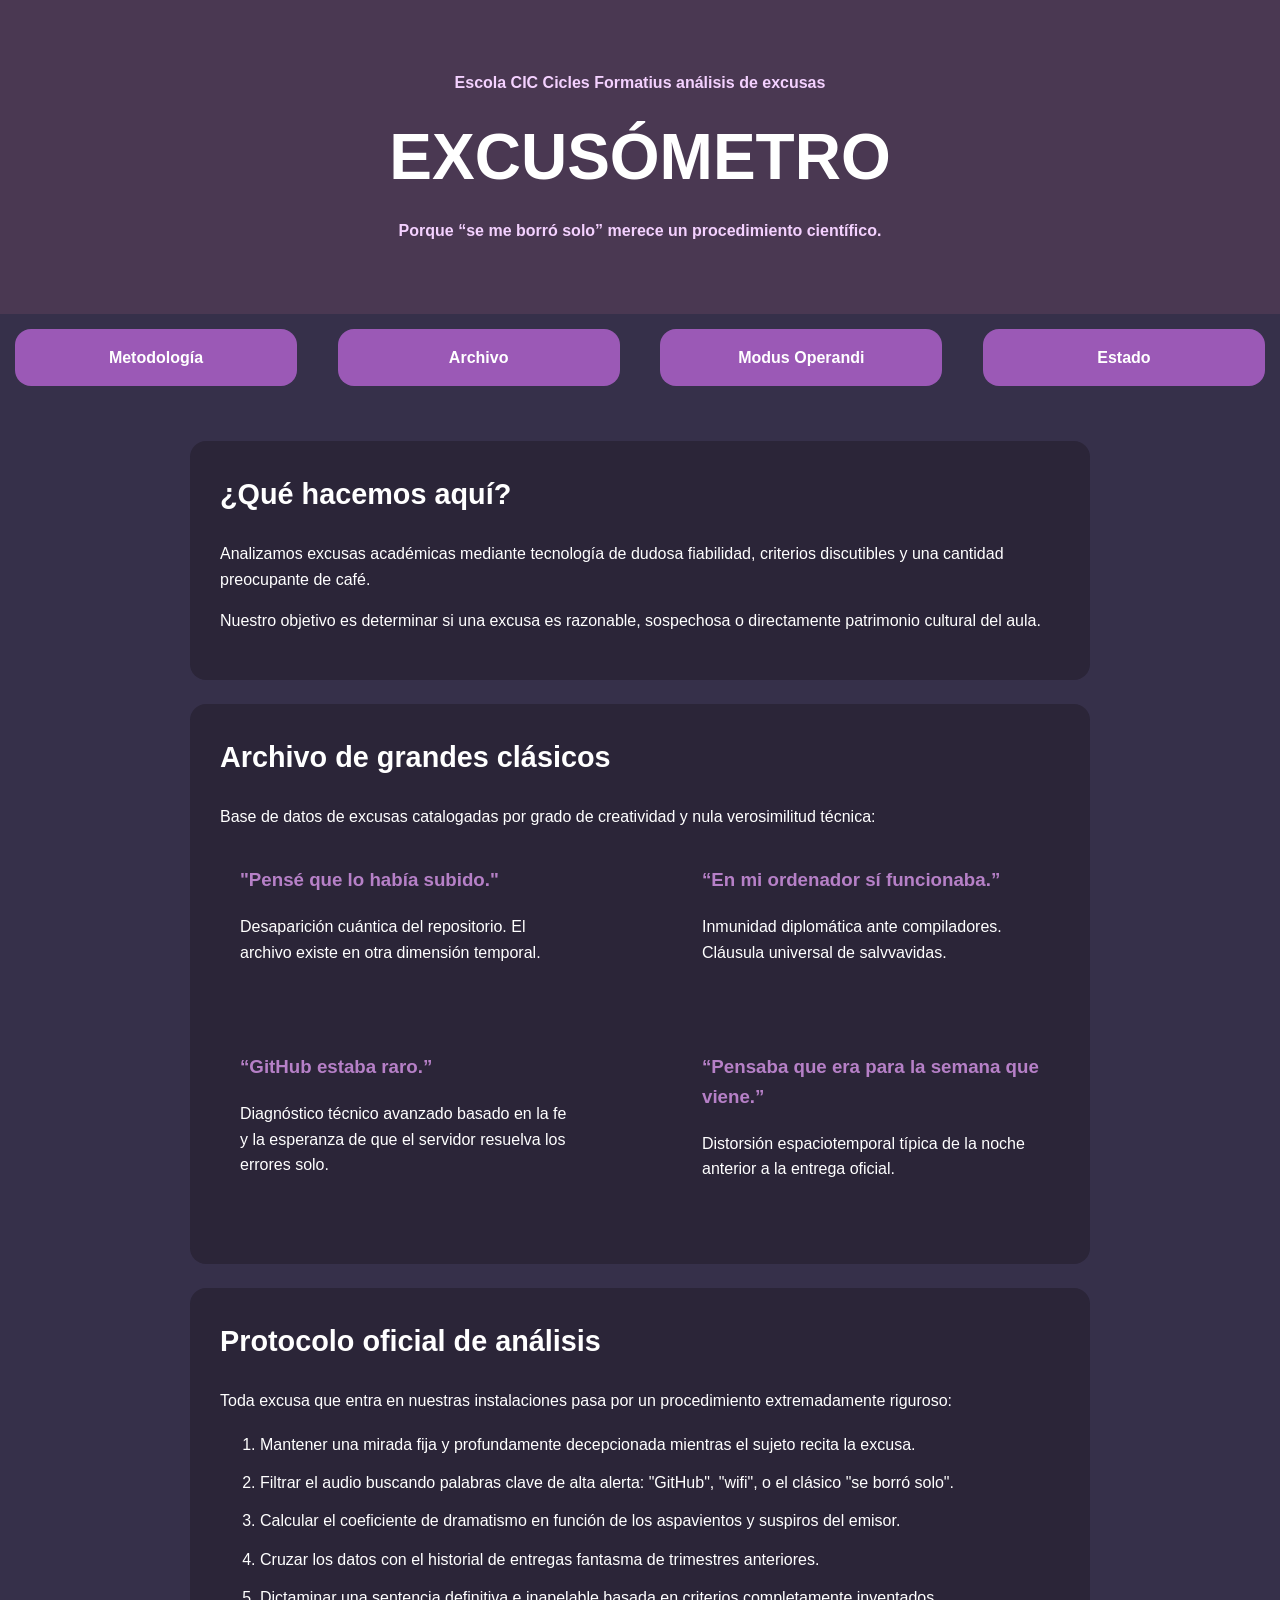
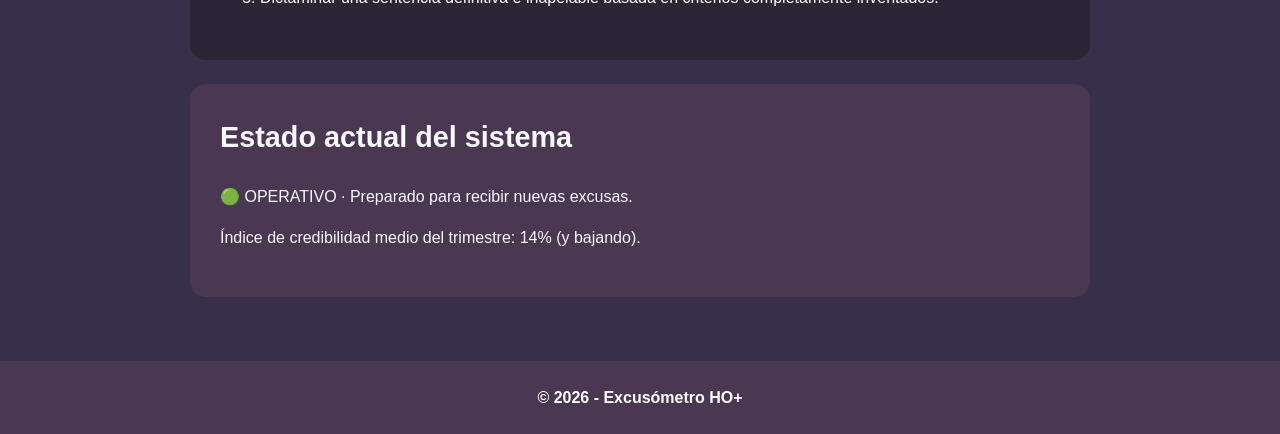
<file: Index.html>
<!DOCTYPE html>
<html lang="es">

<head>
    <meta charset="UTF-8">
    <meta name="viewport" content="width=device-width, initial-scale=1.0">
    <meta name="description" content="Sistema experimental para analizar excusas académicas de dudosa credibilidad">
    <meta name="keywords" content="excusas, estudiantes, detector, excusómetro">
    <title>Excusómetro 3000</title>
    <link rel="stylesheet" href="estilos.css">
</head>

<body>

    <header>
        <p> Escola CIC Cicles Formatius análisis de excusas </p>
        <h1>EXCUSÓMETRO</h1>
        <p>Porque “se me borró solo” merece un procedimiento científico.</p>
    </header>

    <nav>
        <div class="menu">
            <a href="#metodologia">Metodología</a>
        </div>
        <div class="menu"> 
            <a href="#archivo">Archivo</a>
        </div>
        <div class="menu"> 
            <a href="#modus_operandi">Modus Operandi</a>
        </div>
        <div class="menu"> 
            <a href="#estado">Estado</a>
        </div>
    </nav>

 <main>

        <section>
            <h2 id="Metodologia">¿Qué hacemos aquí?</h2>

            <p>
                Analizamos excusas académicas mediante tecnología de dudosa fiabilidad,
                criterios discutibles y una cantidad preocupante de café.
            </p>

            <p>
                Nuestro objetivo es determinar si una excusa es razonable, sospechosa
                o directamente patrimonio cultural del aula.
            </p>
        </section>

        <section>
        
            <h2 id="archivo">Archivo de grandes clásicos</h2>

            <p>
               Base de datos de excusas catalogadas por grado de creatividad y nula verosimilitud técnica:
            </p>
        <div class="clasicos">
            <article class="excusa">
                <h3>"Pensé que lo había subido."</h3>
                <p>Desaparición cuántica del repositorio. El archivo existe en otra dimensión temporal.</p>
            </article>
            <article class="excusa">
                <h3>“En mi ordenador sí funcionaba.”</h3>
                <p>Inmunidad diplomática ante compiladores. Cláusula universal de salvvavidas.</p>
            </article>
             <article class="excusa">
                <h3>“GitHub estaba raro.”</h3>
                <p>Diagnóstico técnico avanzado basado en la fe y la esperanza de que el servidor resuelva los errores solo.</p>
            </article>
             <article class="excusa">
                <h3>“Pensaba que era para la semana que viene.”</h3>
                <p>Distorsión espaciotemporal típica de la noche anterior a la entrega oficial.</p>
            </article>
        </div>
        </section>

        <section id="modus_operandi">
            <h2>Protocolo oficial de análisis</h2>

            <p>
                Toda excusa que entra en nuestras instalaciones pasa por un
                procedimiento extremadamente riguroso:
            </p>

            <ol>
                <li>Mantener una mirada fija y profundamente decepcionada mientras el sujeto recita la excusa.</li>
                <li>Filtrar el audio buscando palabras clave de alta alerta: "GitHub", "wifi", o el clásico "se borró solo".</li>
                <li>Calcular el coeficiente de dramatismo en función de los aspavientos y suspiros del emisor.</li>
                <li>Cruzar los datos con el historial de entregas fantasma de trimestres anteriores.</li>
                <li>Dictaminar una sentencia definitiva e inapelable basada en criterios completamente inventados.</li>
            </ol>
        </section>

        <section id="estado">
            <h2>Estado actual del sistema</h2>

            <p>
                🟢 OPERATIVO · Preparado para recibir nuevas excusas.
            </p>

            <p>
                Índice de credibilidad medio del trimestre: 14% (y bajando).
            </p>
        </section>

</main>

    <footer>
    <p>  &copy; 2026 - Excusómetro HO+ </p>    
</footer>

</body>

</html>
</file>
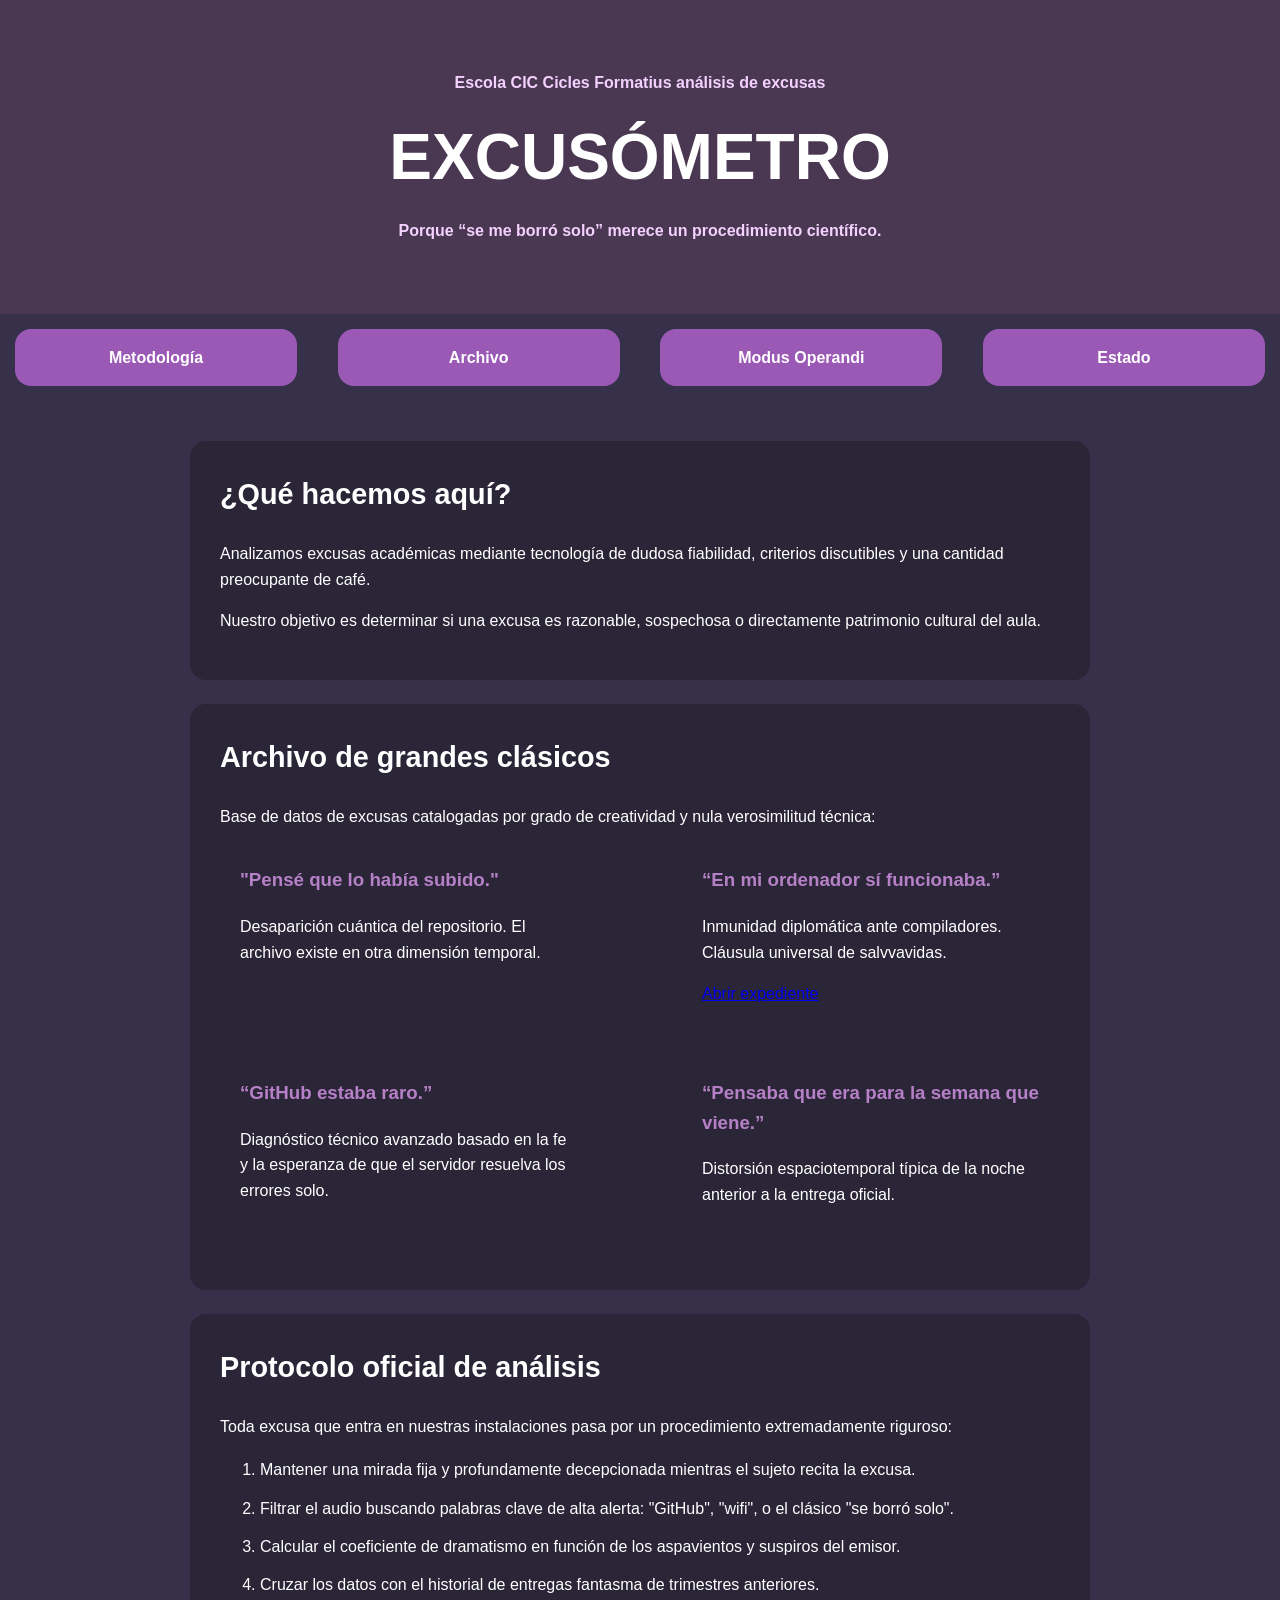
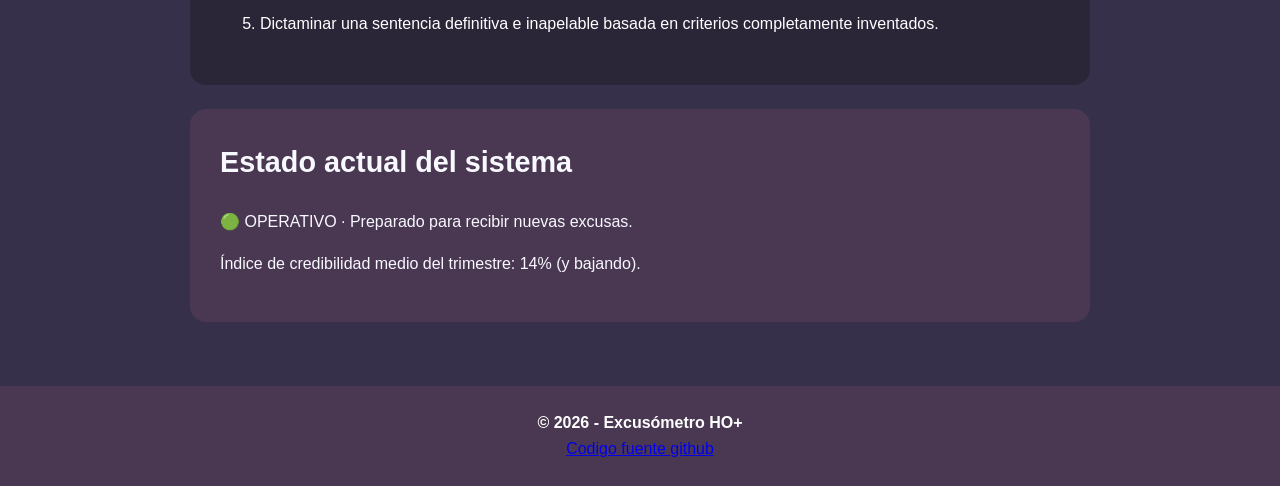
<file: index.html>
<!DOCTYPE html>
<html lang="es">

<head>
    <meta charset="UTF-8">
    <meta name="viewport" content="width=device-width, initial-scale=1.0">
    <meta name="description" content="Sistema experimental para analizar excusas académicas de dudosa credibilidad">
    <meta name="keywords" content="excusas, estudiantes, detector, excusómetro">
    <title>Excusómetro 3000</title>
    <link rel="stylesheet" href="estilos.css">
</head>

<body>

    <header>
        <p> Escola CIC Cicles Formatius análisis de excusas </p>
        <h1>EXCUSÓMETRO</h1>
        <p>Porque “se me borró solo” merece un procedimiento científico.</p>
    </header>

    <nav>
        <div class="menu">
            <a href="#metodologia">Metodología</a>
        </div>
        <div class="menu"> 
            <a href="#archivo">Archivo</a>
        </div>
        <div class="menu"> 
            <a href="#modus_operandi">Modus Operandi</a>
        </div>
        <div class="menu"> 
            <a href="#estado">Estado</a>
        </div>
    </nav>

 <main>

        <section>
            <h2 id="Metodologia">¿Qué hacemos aquí?</h2>

            <p>
                Analizamos excusas académicas mediante tecnología de dudosa fiabilidad,
                criterios discutibles y una cantidad preocupante de café.
            </p>

            <p>
                Nuestro objetivo es determinar si una excusa es razonable, sospechosa
                o directamente patrimonio cultural del aula.
            </p>
        </section>

        <section>
        
            <h2 id="archivo">Archivo de grandes clásicos</h2>

            <p>
               Base de datos de excusas catalogadas por grado de creatividad y nula verosimilitud técnica:
            </p>
        <div class="clasicos">
            <article class="excusa">
                <h3>"Pensé que lo había subido."</h3>
                <p>Desaparición cuántica del repositorio. El archivo existe en otra dimensión temporal.</p>
            </article>
            <article class="excusa">
                <h3>“En mi ordenador sí funcionaba.”</h3>
                <p>Inmunidad diplomática ante compiladores. Cláusula universal de salvvavidas.</p>
                <a href="paginas/expediente.html" target="_blank">Abrir expediente</a>
            </article>
             <article class="excusa">
                <h3>“GitHub estaba raro.”</h3>
                <p>Diagnóstico técnico avanzado basado en la fe y la esperanza de que el servidor resuelva los errores solo.</p>
            </article>
             <article class="excusa">
                <h3>“Pensaba que era para la semana que viene.”</h3>
                <p>Distorsión espaciotemporal típica de la noche anterior a la entrega oficial.</p>
            </article>
        </div>
        </section>

        <section id="modus_operandi">
            <h2>Protocolo oficial de análisis</h2>

            <p>
                Toda excusa que entra en nuestras instalaciones pasa por un
                procedimiento extremadamente riguroso:
            </p>

            <ol>
                <li>Mantener una mirada fija y profundamente decepcionada mientras el sujeto recita la excusa.</li>
                <li>Filtrar el audio buscando palabras clave de alta alerta: "GitHub", "wifi", o el clásico "se borró solo".</li>
                <li>Calcular el coeficiente de dramatismo en función de los aspavientos y suspiros del emisor.</li>
                <li>Cruzar los datos con el historial de entregas fantasma de trimestres anteriores.</li>
                <li>Dictaminar una sentencia definitiva e inapelable basada en criterios completamente inventados.</li>
            </ol>
        </section>

        <section id="estado">
            <h2>Estado actual del sistema</h2>

            <p>
                🟢 OPERATIVO · Preparado para recibir nuevas excusas.
            </p>

            <p>
                Índice de credibilidad medio del trimestre: 14% (y bajando).
            </p>
        </section>

</main>

    <footer>
    <p>  &copy; 2026 - Excusómetro HO+ </p>    
    <a href="https://github.com/HOMAS23/MorenoThomas_Excusometro/tree/desarrollo" target="_blank">Codigo fuente github</a>
</footer>

</body>

</html>
</file>
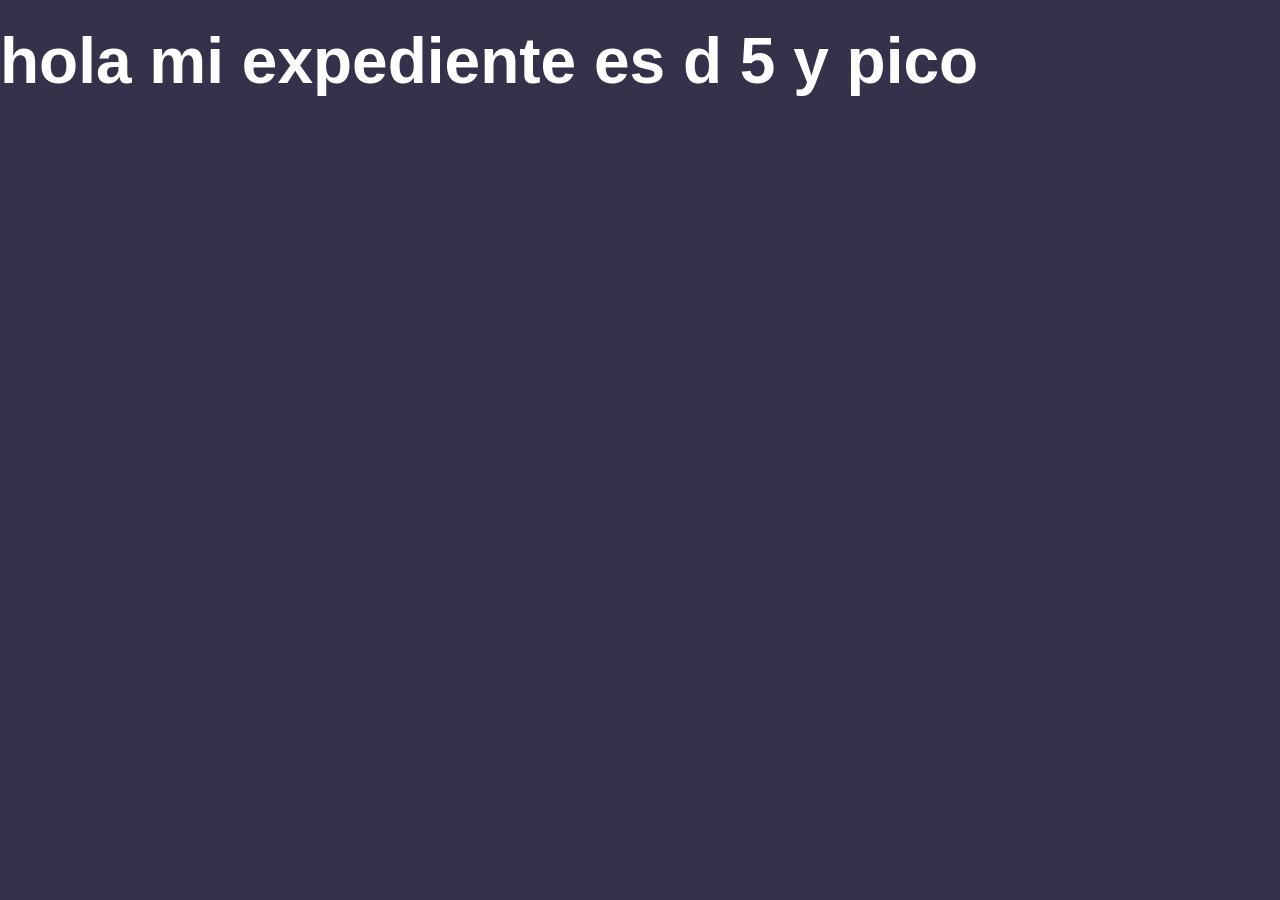
<file: paginas/expediente.html>
<!DOCTYPE html>
<html lang="es">

<head>
    <meta charset="UTF-8">
    <meta name="viewport" content="width=device-width, initial-scale=1.0">
    <meta name="description" content="Sistema experimental para analizar excusas académicas de dudosa credibilidad">
    <meta name="keywords" content="excusas, estudiantes, detector, excusómetro">
    <title>Expediente</title>
    <link rel="stylesheet" href="../estilos.css">
</head>
<body>  
<h1>hola mi expediente es d 5 y pico</h1>
</body>

</html>
</file>
<file: estilos.css>
body {
    font-family: Helvetica;
    margin: 0;
    background-color: #36304a;
    color: #ffff;
    font-size: 16px;
    line-height: 1.6;
}

header {
    background-color: #4a3852;
    color: #f2f0e8;
    text-align: center;
    padding: 60px 30px;
}

header p {
    color: #F4D1FF;
    font-size: 1rem;
    font-weight: 700;
    margin: 10px 0;
}

h1 {
    color: #ffffff;
    font-size: 4rem;
    font-weight: 700;
    margin: 10px 0;
}

nav{

    text-align: center;
    padding: 15px;
    display: flex;
    justify-content: space-between;
    gap: 20px;
}

nav a{
    color: hsl(0, 0%, 100%);
    font-weight: 700;
    text-decoration: none;
    
    
}

nav a:hover{
    color: #f7f731;
}
nav .menu {
    width: 20%;
    padding: 1em;
    border-radius: 1em;
    background-color: #9b59b6;

}
main {
    max-width: 900px;
    margin: auto;
    padding: 40px 30px;
}

section {
    background-color: #2b2538;
    margin-bottom: 24px;
    padding: 30px;
    border-radius: 1em;
}

h2 {
    color: #ffffff;
    font-size: 1.8rem;
    font-weight: 700;
    margin-top: 0;
}

p {
    margin-bottom: 16px;
}

ul {
    line-height: 1.9;
}

ol {
    line-height: 1.9;
}

li {
    margin-bottom: 8px;
}
.clasicos {
    display: flex;
    justify-content: space-between; 
    gap: 15px; 
    flex-wrap: wrap;
}
.excusa{
    background-color: #2b2538;
    padding: 20px;
    margin-bottom: 16px;
    box-sizing: border-box;
    width: 45%;
}

.excusa h3{
    color: #b680c7;
    margin-top: 0;
}
#estado{
    background-color: #4a3852;
    color: ghostwhite;
}

#estado h2{
    color: ghostwhite;
}

footer {
    background-color: #4a3852;
    color: #ffff;
    text-align: center;
    padding: 24px;
}

footer p {
    font-weight: 700;
    margin: 0;
}
</file>
